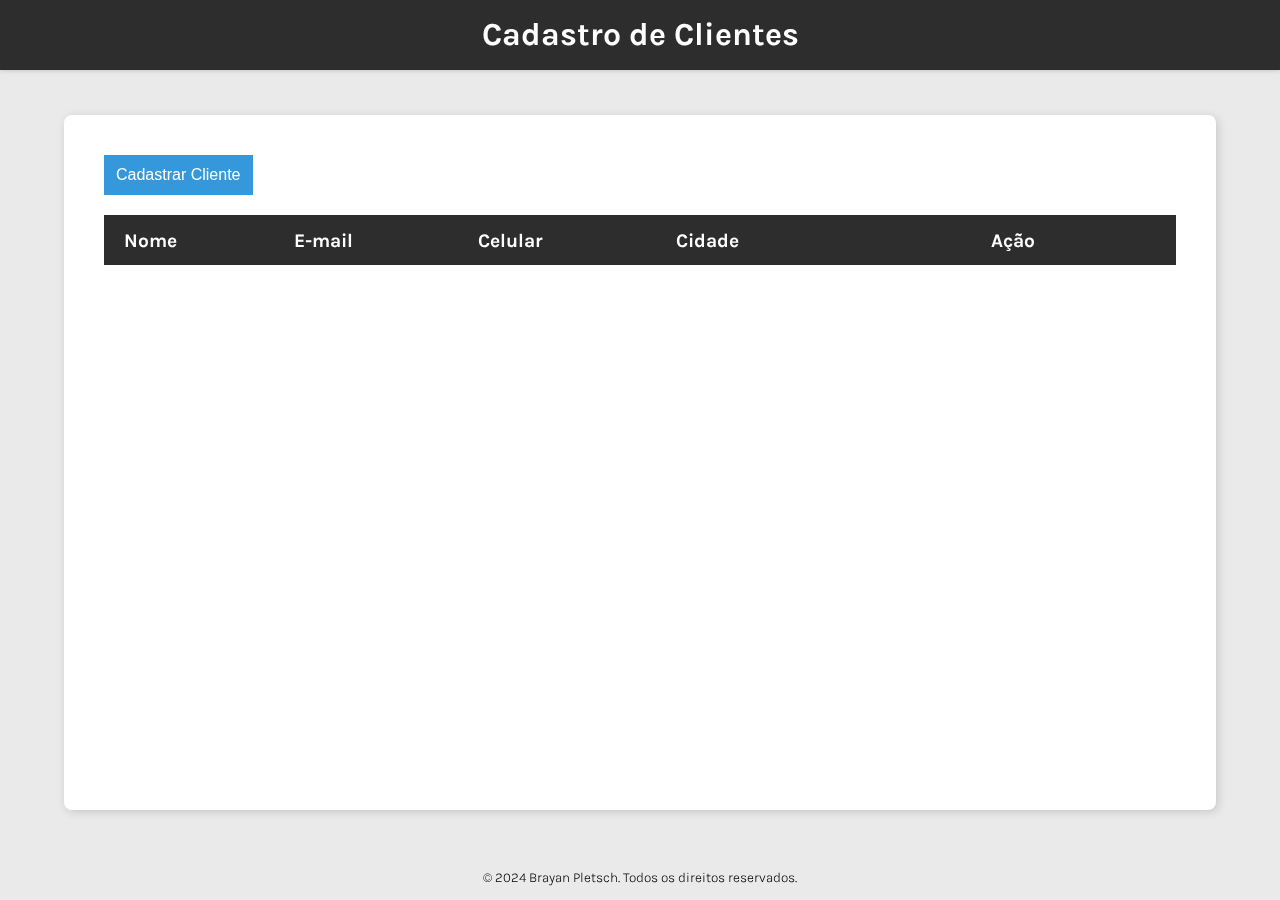
<file: crud-em-js/index.html>
<!DOCTYPE html>
<html lang="pt-BR">
<head>
    <meta charset="UTF-8">
    <meta http-equiv="X-UA-Compatible" content="IE=edge">
    <meta name="viewport" content="width=device-width, initial-scale=1.0">
    <link rel="preconnect" href="https://fonts.gstatic.com">
    <link href="https://fonts.googleapis.com/css2?family=Karla:ital,wght@0,400;0,700;1,200;1,800&display=swap" rel="stylesheet">
    <link rel="stylesheet" href="css/main.css">
    <link rel="stylesheet" href="css/button.css">
    <link rel="stylesheet" href="css/records.css">
    <link rel="stylesheet" href="css/modal.css">
    <script src="main.js" defer></script>
    <title>CRUD</title>
</head>
<body>
    <header>
        <h1 class="header-title">Cadastro de Clientes</h1>
    </header>
    <main>
        <button type="button" class="button blue mobile" id="cadastrarCliente">Cadastrar Cliente</button>
        <table id="tableClient" class="records">
            <thead>
                <tr>
                    <th>Nome</th>
                    <th>E-mail</th>
                    <th>Celular</th>
                    <th>Cidade</th>
                    <th>Ação</th>
                </tr>
            </thead>
            <tbody></tbody>
        </table>
        <div class="modal" id="modal">
            <div class="modal-content">
                <header class="modal-header">
                    <h2 id="modalTitle">Novo Cliente</h2>
                    <span class="modal-close" id="modalClose">&#10006;</span>
                </header>
                <form id="form" class="modal-form">
                    <input type="text" id="nome" data-index="new" class="modal-field" placeholder="Nome do Cliente" required>
                    <input type="email" id="email" class="modal-field" placeholder="E-mail do Cliente" required>
                    <input type="text" id="celular" class="modal-field" placeholder="Celular do Cliente" required>
                    <input type="text" id="cidade" class="modal-field" placeholder="Cidade do Cliente" required>
                </form>
                <footer class="modal-footer">
                    <button id="salvar" class="button green">Salvar</button>
                    <button id="cancelar" class="button blue">Cancelar</button>
                </footer>
            </div>
        </div>
    </main>
    <footer>
        <p>&copy; 2024 Brayan Pletsch. Todos os direitos reservados.</p>
    </footer>
</body>
</html>
</file>
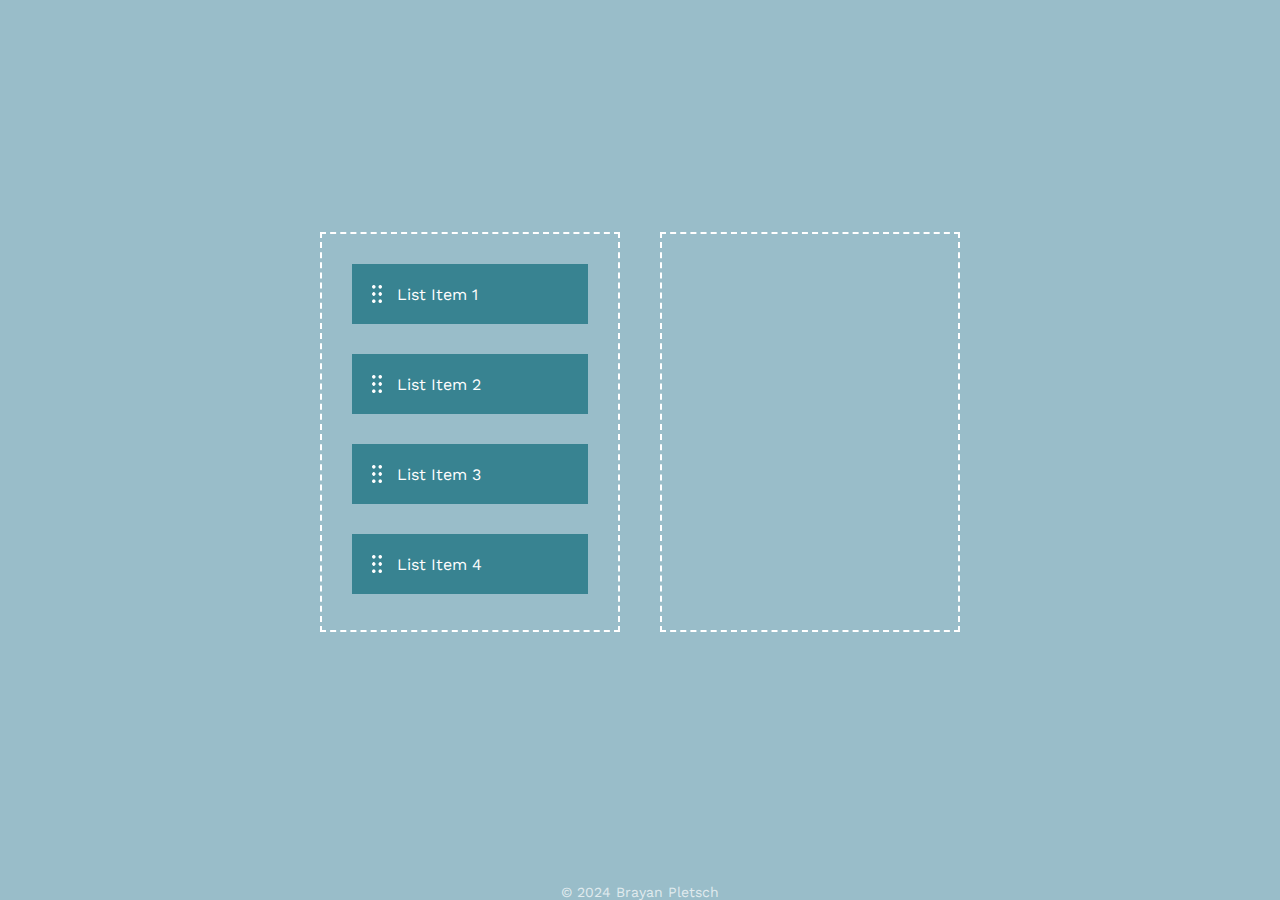
<file: drag-n-drop/index.html>
<!DOCTYPE html>
<html lang="en">
<head>
    <meta charset="UTF-8">
    <meta name="viewport" content="width=device-width, initial-scale=1.0">
    <link rel="stylesheet" href="style.css">
    <title>Drag & Drop</title>
</head>
<body>
    <div class="container">
        <div id="left">
            <div class="list" draggable="true"><img src="images/drag_drop_icon.png" alt=""> List Item 1</div>
            <div class="list" draggable="true"><img src="images/drag_drop_icon.png" alt=""> List Item 2</div>
            <div class="list" draggable="true"><img src="images/drag_drop_icon.png" alt=""> List Item 3</div>
            <div class="list" draggable="true"><img src="images/drag_drop_icon.png" alt=""> List Item 4</div>
        </div>
        <div id="right"></div>
    </div>

    <footer class="footer">© 2024 Brayan Pletsch</footer>
    <script src="script.js"></script>
</body>
</html>
</file>
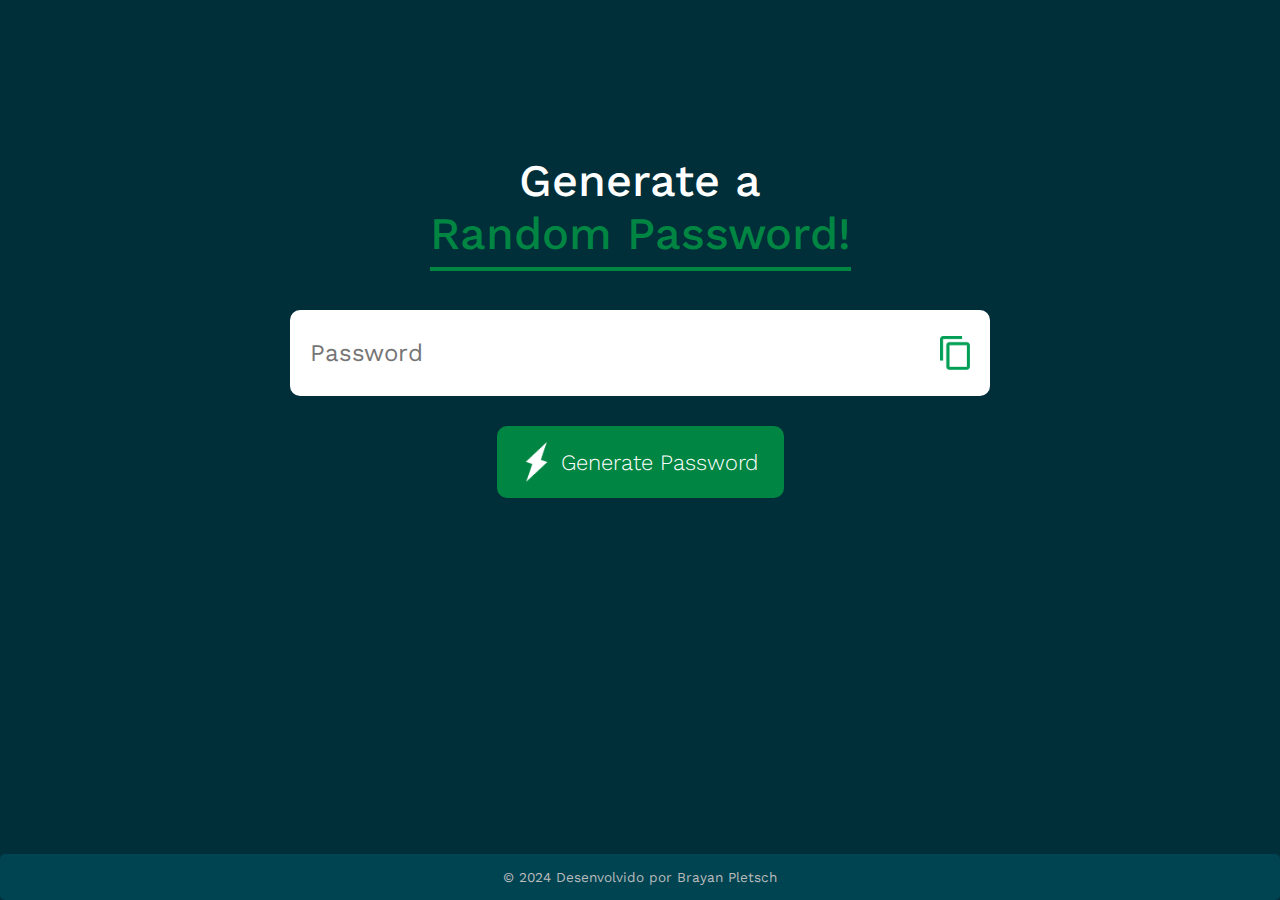
<file: password-generator/index.html>
<!DOCTYPE html>
<html lang="en">
<head>
    <meta charset="UTF-8">
    <meta name="viewport" content="width=device-width, initial-scale=1.0">
    <link rel="stylesheet" href="style.css">
    <title>Password Generator</title>
</head>
<body>
    <div class="container">
        <h1>Generate a <br><span>Random Password!</span></h1>
        <div class="display">
            <input type="text" id="password" placeholder="Password" readonly>
            <img src="images/copy.png" alt="copy" onclick="copyPassword()">
        </div>
        <button class="generate-button" onclick="createPassword()">
            <img src="images/generate.png"> Generate Password
        </button>
    </div>
    <footer class="footer">
        &copy; 2024 Desenvolvido por Brayan Pletsch
    </footer>
    <script src="script.js"></script>
</body>
</html>
</file>
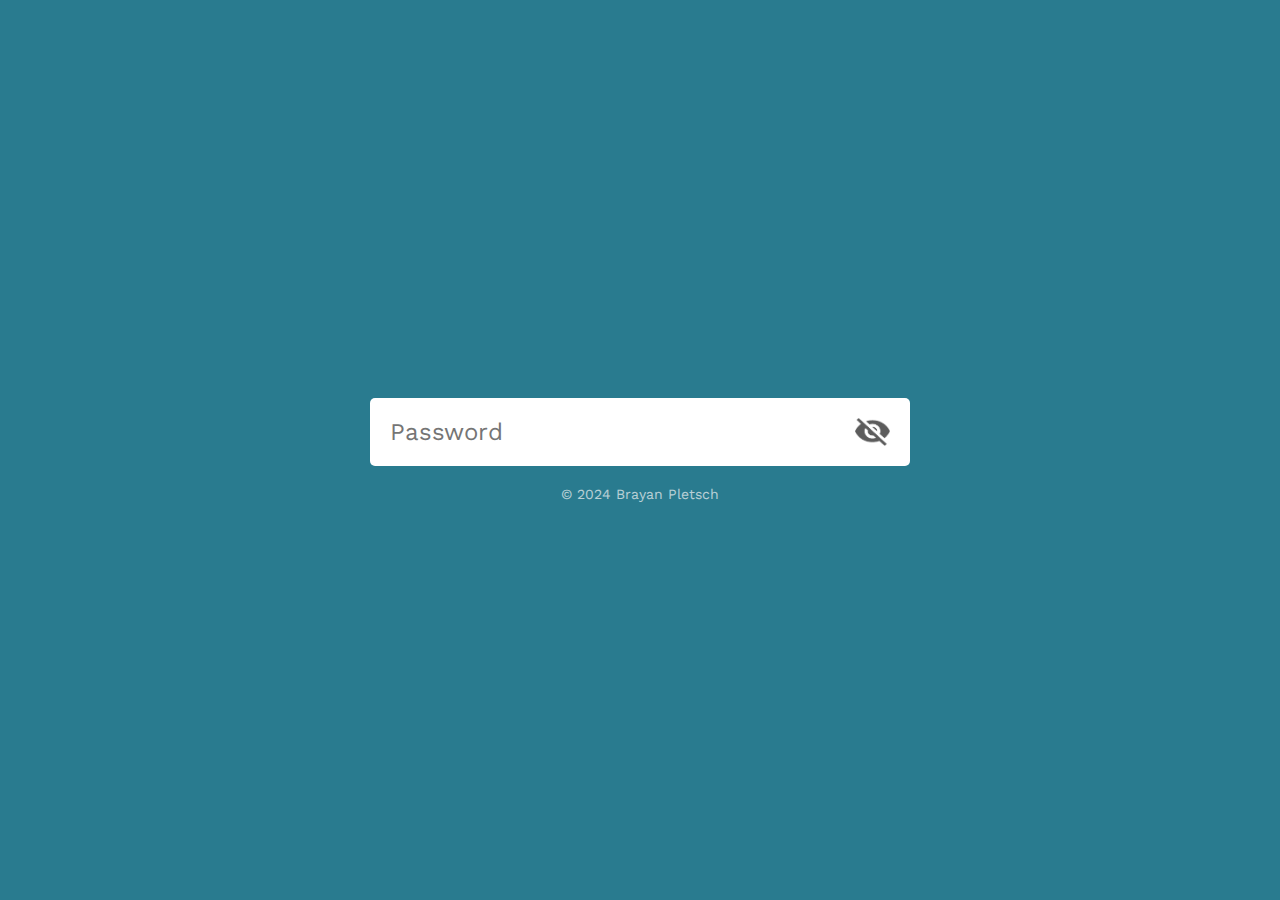
<file: password-toogle/index.html>
<!DOCTYPE html>
<html lang="en">
<head>
    <meta charset="UTF-8">
    <meta name="viewport" content="width=device-width, initial-scale=1.0">
    <link rel="stylesheet" href="style.css">
    <title>Password Toggle</title>
</head>
<body>
    <div class="input-box">
        <input type="password" placeholder="Password" id="password">
        <img src="images/eye-close.png" id="eyeicon">
    </div>
    <footer class="footer">© 2024 Brayan Pletsch</footer>
    <script src="script.js"></script>
</body>
</html>
</file>
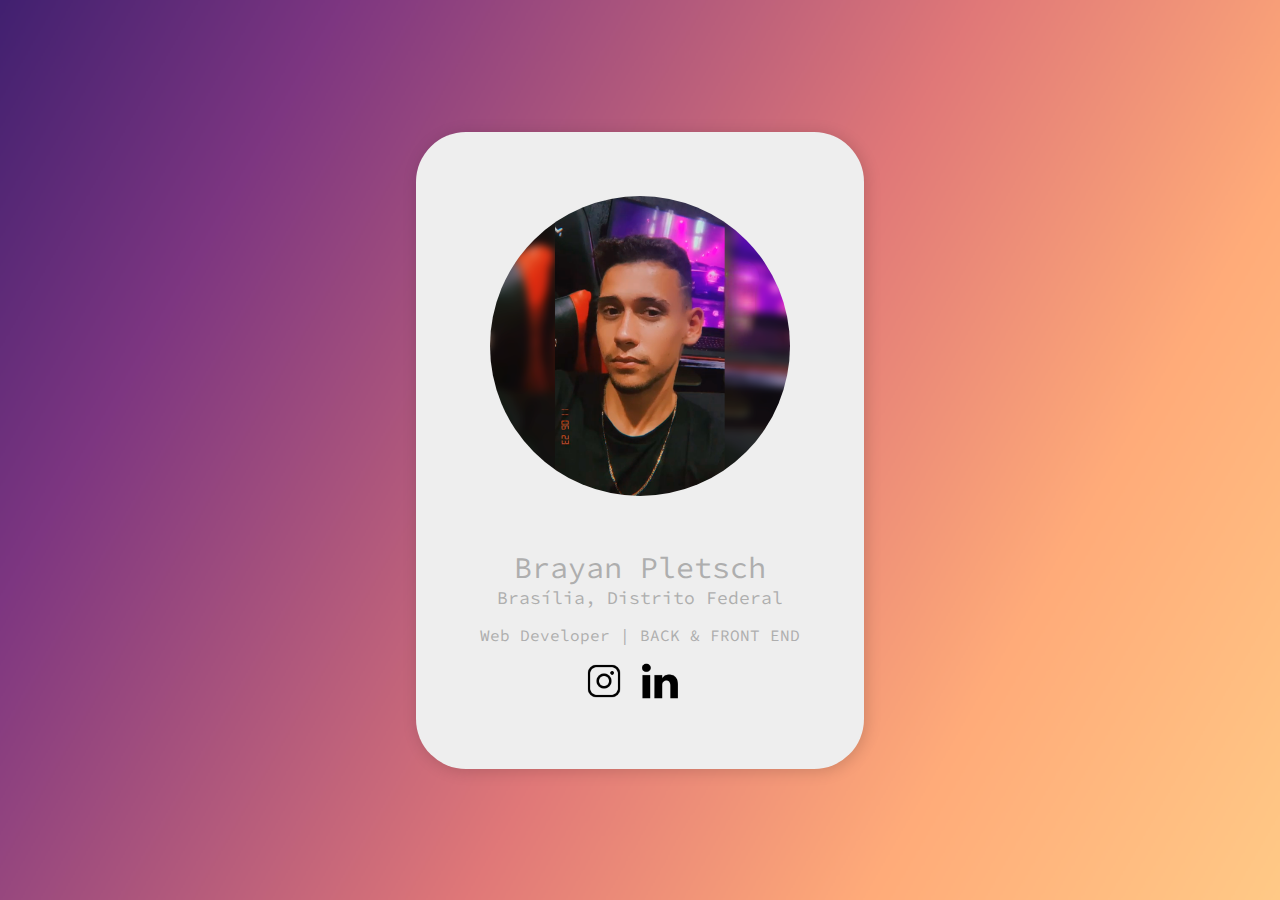
<file: personal-web-card/index.html>
<!DOCTYPE html>
<html lang="pt-br">
<head>
    <meta charset="UTF-8">
    <meta name="viewport" content="width=device-width, initial-scale=1.0">
    <meta http-equiv="X-UA-Compatible" content="IE=edge">
    <link rel="shortcut icon" href="img/favicon.ico" type="image/x-icon">
    <link rel="preconnect" href="https://fonts.googleapis.com">
    <link rel="preconnect" href="https://fonts.gstatic.com" crossorigin>
    <link href="https://fonts.googleapis.com/css2?family=Source+Code+Pro&display=swap" rel="stylesheet">
    <link rel="stylesheet" href="css/style.css">
    <title>Personal WebCard</title>
</head>
<body>
    <div class="box">
        <img class="profile-pic" src="img/profilepicture.png" alt="Foto de perfil de Brayan Pletsch">
        <h1 class="title">Brayan Pletsch</h1>
        <span>Brasília, Distrito Federal</span>
        <p>Web Developer | BACK & FRONT END</p>
        <ul class="redes-sociais">
            <li>
                <a target="_blank" href="https://www.instagram.com/brayan_pletsch/">
                    <img src="img/instagram.png" alt="Link para Instagram">
                </a>
            </li>
            <li>
                <a target="_blank" href="https://www.linkedin.com/in/brayan-pletsch/">
                    <img src="img/linkedin.png" alt="Link para LinkedIn">
                </a>
            </li>
        </ul>
    </div>
</body>
</html>
</file>
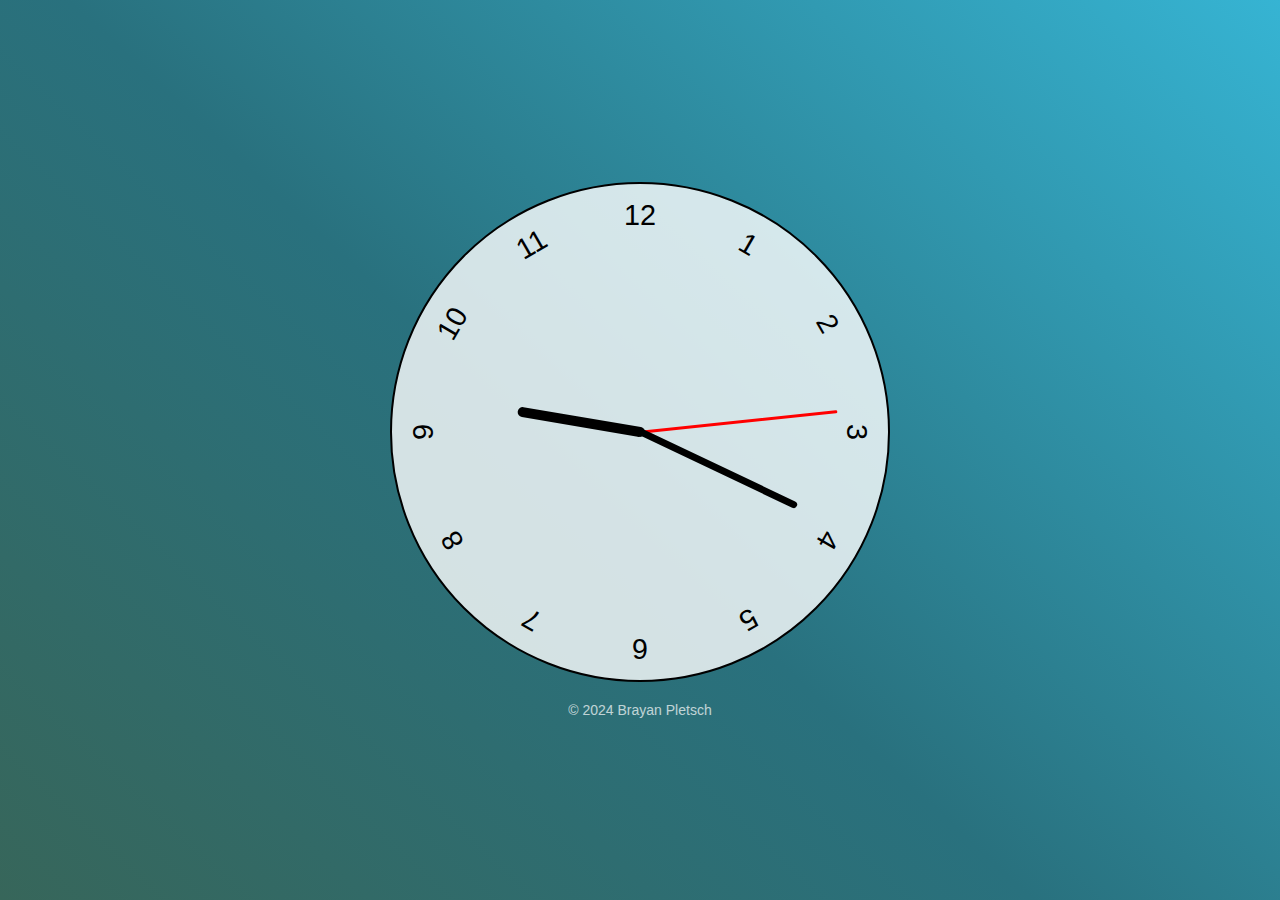
<file: pointer-clock/index.html>
<!DOCTYPE html>
<html lang="en">
<head>
    <meta charset="UTF-8">
    <meta http-equiv="X-UA-Compatible" content="IE=edge">
    <meta name="viewport" content="width=device-width, initial-scale=1.0">
    <link rel="stylesheet" href="style.css">
    <title>Relógio - Não perca tempo!</title>
</head>
<body>
    <div class="clock">
        <div class="hand seconds"></div>
        <div class="hand minutes"></div>
        <div class="hand hours"></div>
        <div class="number number-1">1</div>
        <div class="number number-2">2</div>
        <div class="number number-3">3</div>
        <div class="number number-4">4</div>
        <div class="number number-5">5</div>
        <div class="number number-6">6</div>
        <div class="number number-7">7</div>
        <div class="number number-8">8</div>
        <div class="number number-9">9</div>
        <div class="number number-10">10</div>
        <div class="number number-11">11</div>
        <div class="number number-12">12</div>
    </div>

    <footer class="footer">
        © 2024 Brayan Pletsch
    </footer>

    <script src="script.js"></script>
</body>
</html>
</file>
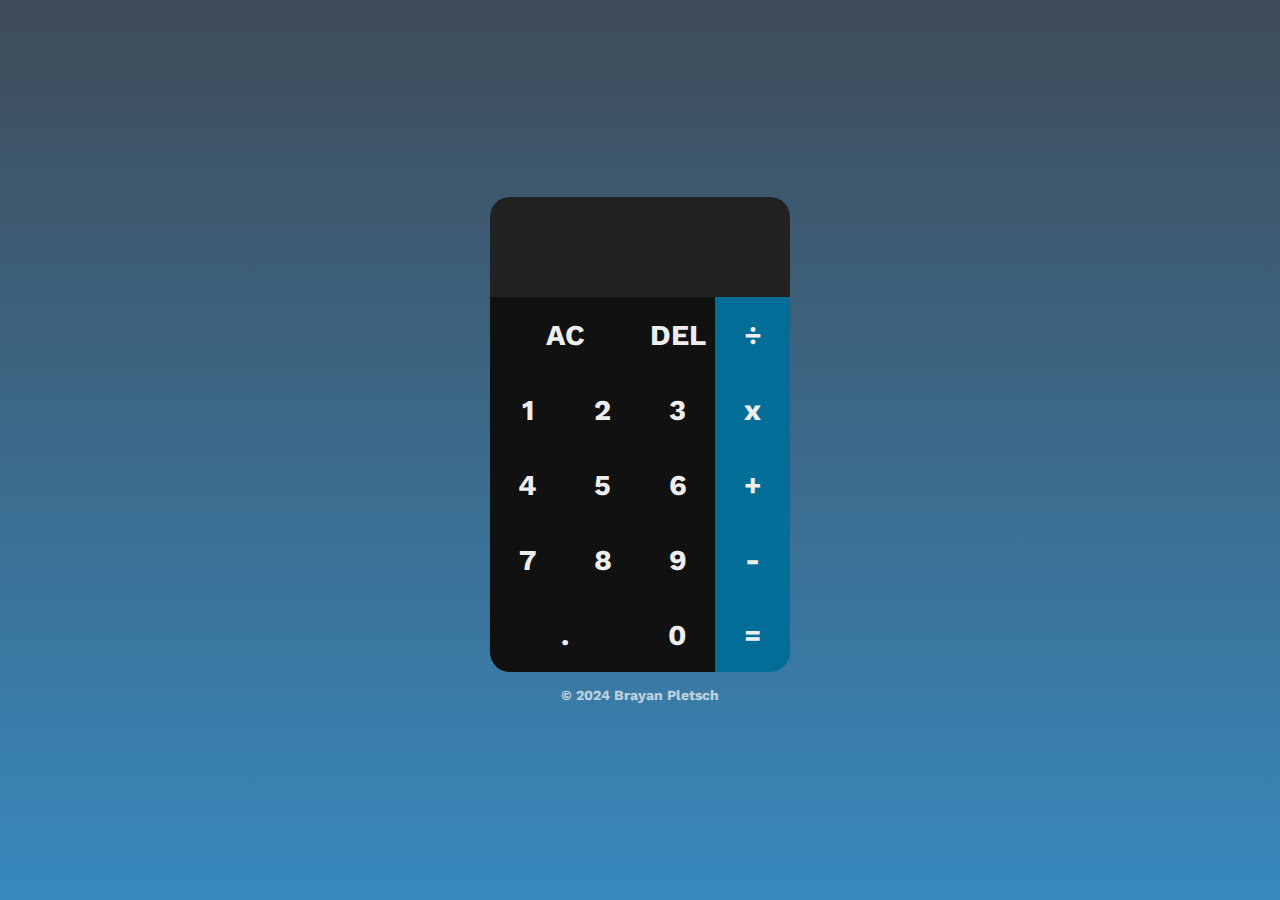
<file: web-calculator/index.html>
<!DOCTYPE html>
<html lang="en">
<head>
    <meta charset="UTF-8">
    <meta http-equiv="X-UA-Compatible" content="IE=edge">
    <meta name="viewport" content="width=device-width, initial-scale=1.0">
    <title>Calculator</title>
    <link rel="stylesheet" href="style.css">
    <link rel="preconnect" href="https://fonts.googleapis.com">
    <link rel="preconnect" href="https://fonts.gstatic.com" crossorigin>
    <link href="https://fonts.googleapis.com/css2?family=Roboto:wght@400;500;700&family=Source+Code+Pro&display=swap" rel="stylesheet">
</head>
<body>
    <div class="content">
        <div class="grid-container">
            <div class="output">
                <div data-previous-operand class="previous-operand"></div>
                <div data-current-operand class="current-operand"></div>
            </div>
            <button data-all-clear class="span-two">AC</button>
            <button data-delete>DEL</button>
            <button data-operator class="operator">÷</button>
            <button data-number>1</button>
            <button data-number>2</button>
            <button data-number>3</button>
            <button data-operator class="operator">x</button>
            <button data-number>4</button>
            <button data-number>5</button>
            <button data-number>6</button>
            <button data-operator class="operator">+</button>
            <button data-number>7</button>
            <button data-number>8</button>
            <button data-number>9</button>
            <button data-operator class="operator">-</button>
            <button style="border-radius: 0 0 0 20px;" data-number class="span-two">.</button>
            <button data-number>0</button>
            <button style="border-radius: 0 0 20px 0;" data-equals class="operator">=</button>
        </div>
        <footer class="footer">© 2024 Brayan Pletsch</footer>
    </div>
    <script src="script.js"></script>
</body>
</html>
</file>
<file: crud-em-js/css/main.css>
* {
    padding: 0;
    margin: 0;
    box-sizing: border-box;
}

:root {
    --primary-color: #2d2d2d;
    --secondary-color: #f0f0f0;
    --shadow-color: rgba(0, 0, 0, 0.15);
    --text-color: #333;
}

body {
    min-height: 100vh;
    display: flex;
    flex-direction: column;
    font-family: 'Karla', sans-serif;
    background-color: #eaeaea;
    position: relative;
}

header {
    background-color: var(--primary-color);
    height: 70px;
    text-align: center;
    line-height: 70px;
    box-shadow: 0 1px 4px var(--shadow-color);
}

.header-title {
    color: white;
    font-size: 2rem;
}

main {
    flex-grow: 1;
    display: flex;
    flex-direction: column;
    align-items: flex-start;
    width: 90%;
    margin: 5vh auto;
    padding: 40px;
    background-color: white;
    box-shadow: 2px 2px 10px var(--shadow-color);
    gap: 20px;
    border-radius: 8px;
}

footer {
    width: 100%;
    text-align: center;
    padding: 15px 0;
    font-size: 0.85rem;
    font-weight: 300;
}

footer p {
    margin: 0;
}

@media (max-width: 480px) {
    header {
        position: fixed;
        width: 100%;
    }

    .header-title {
        font-size: 1.5rem;
    }

    main {
        padding: 0;
        margin: 20px 0 0 0;
        width: 100%;
        box-shadow: none;
    }
}
</file>
<file: crud-em-js/css/button.css>
.button {
    border: none;
    height: 40px;
    padding: 6px 12px;
    background-color: #333;
    color: white;
    font-size: 1rem;
    cursor: pointer;
    transition: box-shadow 0.3s ease;
}

.button.blue {
    background-color: #3498db;
}

.button.blue:hover {
    background-color: #2980b9;
}

.button.green {
    background-color: #2ecc71;
}

.button.green:hover {
    background-color: #27ae60; 
}

.button.red {
    background-color: #e74c3c;
}

.button:hover {
    box-shadow: inset 200px 0 0 rgba(255, 255, 255, 0.1);
}

@media(max-width: 480px) {
    .button.mobile {
        color: transparent;
        font-size: 0;
        width: 50px;
        height: 50px;
        border-radius: 50%;
        position: fixed;
        top: 90vh;
        left: 80vw;
    }

    .button.mobile::before {
        content: "+";
        color: #333;
        font-size: 2rem;
        width: 100%;
        height: 100%;
    }
}
</file>
<file: crud-em-js/css/records.css>
.records {
    width: 100%;
    user-select: none;
    text-align: left;
    border-collapse: collapse;
}

.records th {
    height: 50px;
    background-color: var(--primary-color);
    padding-left: 20px;
    font-size: 1.2rem;
    color: white;
}

.records td {
    height: 50px;
    padding-left: 20px;
    background-color: #fff;
    border-bottom: 1px solid #ddd;
}

.records th:last-child,
.records td:last-child {
    padding: 0;
    min-width: 140px;
    text-align: center;
}

.records tr:hover {
    background-color: var(--secondary-color);
}

@media(max-width: 480px) {
    .records {
        border-spacing: 5px;
    }

    .records thead {
        display: none;
    }

    .records tr {
        box-shadow: 0 1px 3px var(--shadow-color);
    }

    .records td:not(:first-child) {
        display: flex;
        justify-content: space-between;
        padding: 0 20px;
    }

    .records td {
        margin: 10px 0;
    }

    .records tr:hover {
        background-color: inherit;
    }
}
</file>
<file: crud-em-js/css/modal.css>
.modal {
    position: fixed;
    top: 0;
    left: 0;
    width: 100%;
    height: 100%;
    background: rgba(0, 0, 0, 0.7);
    opacity: 0;
    z-index: -1;
    transition: opacity 0.3s ease, z-index 0.3s ease;
}

.modal.active {
    opacity: 1;
    z-index: 1;
}

.modal-content {
    display: flex;
    flex-direction: column;
    gap: 20px;
    width: 50vw;
    margin: 15vh auto;
    padding: 20px;
    background-color: #333;
    box-shadow: 0 1px 10px rgba(0, 0, 0, 0.3);
    border-radius: 8px;
}

.modal-header {
    display: flex;
    justify-content: space-between; 
    align-items: center;
    height: 50px;
    line-height: 50px;
    font-size: 1.2rem;
    color: white; 
    border-bottom: 1px solid #444;
}

.modal-header h2 {
    margin: 0;
    color: white; 
    margin: auto;
}

.modal-close {
    cursor: pointer;
    font-size: 1.5rem;
    color: white; 
    padding: 0 10px;
}

.modal-close:hover {
    color: #e74c3c; 
}

.modal-form {
    display: flex;
    justify-content: space-between;
    flex-wrap: wrap;
    gap: 20px;
    padding: 20px 10px;
}

.modal-field {
    width: calc(50% - 10px);
    height: 40px;
    outline: none;
    border: 1px solid #ddd;
    padding: 0 10px;
    border-radius: 4px;
}

.modal-field:focus {
    border: 2px solid white;
    box-shadow: 0 0 3px white;
}

.modal-footer {
    text-align: right;
    padding: 0 20px;
}

@media (max-width: 480px) {
    .modal-content {
        width: 90%;
    }

    .modal-field {
        width: 100%;
    }
}
</file>
<file: drag-n-drop/style.css>
@import url('https://fonts.googleapis.com/css2?family=Afacad&family=Work+Sans&display=swap');

* {
    box-sizing: border-box;
    margin: 0;
    padding: 0;
    font-family: 'Afacad', sans-serif;
    font-family: 'Work Sans', sans-serif;
}

body {
    background-color: #99bdc9;
    display: flex;
    flex-direction: column;
    min-height: 100vh;
    justify-content: center;
}

.container {
    display: flex;
    justify-content: center;
    align-items: center;
    flex-grow: 1;
}

#left, #right {
    width: 300px;
    min-height: 400px;
    margin: 20px;
    border: 2px dashed white;
}

.list {
    background: #388391;
    height: 60px;
    margin: 30px;
    color: white;
    display: flex;
    align-items: center;
    cursor: grab;
}

.list img {
    width: 10px;
    margin-right: 15px;
    margin-left: 20px;
}

.footer {
    font-size: 14px;
    color: #ffffff;
    opacity: 0.7;
    text-align: center;
    margin-top: 20px;
}
</file>
<file: password-generator/style.css>
@import url('https://fonts.googleapis.com/css2?family=Afacad&family=Work+Sans&display=swap');

* {
    box-sizing: border-box;
    margin: 0;
    padding: 0;
    font-family: 'Afacad', sans-serif;
    font-family: 'Work Sans', sans-serif;
}

body {
    background: #002e39;
    color: white;
    display: flex;
    flex-direction: column;
    justify-content: center;
    align-items: center;
    min-height: 100vh;
}

.container {
    flex: 1;
    margin: 12%;
    width: 90%;
    max-width: 700px;
    text-align: center;
}

.container h1 {
    font-weight: 500;
    font-size: 45px;
}

.container span {
    color: #008542;
    border-bottom: 4px solid #008542;
    padding-bottom: 7px;
}

.container button img {
    width: 28px;
    margin-right: 10px;
}

.generate-button {
    border: 0;
    outline: 0;
    background: #008542;
    color: white;
    font-size: 22px;
    font-weight: 300;
    display: flex;
    align-items: center;
    justify-content: center;
    padding: 16px 26px;
    border-radius: 10px;
    cursor: pointer;
    margin: auto;
}

.generate-button:hover {
    background: #00c563;
    transition: all 150ms;
}

.display {
    width: 100%;
    margin: 50px 0 30px 0;
    background: white;
    color: #333;
    display: flex;
    align-items: center;
    justify-content: space-between;
    padding: 26px 20px;
    border-radius: 10px;
}

.display img {
    width: 30px;
    cursor: pointer;
}

.display input {
    border: 0;
    outline: 0;
    font-size: 24px;
    width: 90%;
    background: none;
}

.footer {
    background: #004452;
    color: #bbb;
    padding: 15px;
    text-align: center;
    border-radius: 5px;
    font-size: 0.85rem;
    width: 100%;
    position: absolute;
    bottom: 0;
}
</file>
<file: password-toogle/style.css>
@import url('https://fonts.googleapis.com/css2?family=Afacad&family=Work+Sans&display=swap');

* {
    padding: 0;
    margin: 0;
    font-family: 'Afacad', sans-serif;
    font-family: 'Work Sans', sans-serif;
}

body {
    background-color: #297b8f;
    display: flex;
    flex-direction: column;
    justify-content: center;
    align-items: center;
    min-height: 100vh;
}

.input-box {
    background: white;
    width: 90%;
    max-width: 500px;
    border-radius: 5px;
    padding: 10px 20px;
    display: flex;
    align-items: center;
}

.input-box input {
    width: 100%;
    padding: 10px 0;
    border: 0;
    outline: 0;
    font-size: 24px;
    color: #555555;
}

.input-box img {
    width: 35px;
    cursor: pointer;
}

.footer {
    font-size: 14px;
    color: #f5f5f5;
    opacity: 0.7;
    text-align: center;
    margin-top: 20px;
}
</file>
<file: personal-web-card/css/style.css>
/* Estilos globais */
* {
    margin: 0;
    padding: 0;
    box-sizing: border-box; /* Inclui bordas e padding no cálculo do tamanho */
}

body {
    font-family: 'Source Code Pro', monospace;
    background: url("../img/ab.png") no-repeat top center;
    background-attachment: fixed;
    background-size: cover;
    display: flex;
    justify-content: center;
    align-items: center;
    height: 100vh;
    color: #aeaeae;
}

/* Estilos para a caixa principal */
.box {
    background: #eee;
    padding: 4rem;
    box-shadow: 2px 2px 16px rgba(0, 0, 0, 0.16);
    border-radius: 50px;
    text-align: center;
}

/* Estilos para o título e textos */
.title {
    font-size: 30px;
    font-weight: normal;
}

.box span {
    font-size: 18px;
}

.box p {
    margin: 1rem 0;
}

/* Estilos para a imagem de perfil */
.profile-pic {
    width: 300px;
    height: 300px;
    object-fit: cover; /* Corta e ajusta a imagem */
    border-radius: 50%;
    margin: 0 auto 3rem auto;
}

/* Estilos para a lista de redes sociais */
.redes-sociais {
    display: flex;
    justify-content: center;
}

.redes-sociais li {
    margin-right: 1rem;
    list-style: none;
}

.redes-sociais li a img {
    width: 40px;
    height: 40px;
}
</file>
<file: pointer-clock/style.css>
* {
    box-sizing: border-box;
    padding: 0;
    margin: 0;
    font-family: Arial, Helvetica, sans-serif;
}

body {
    background-image: linear-gradient(43deg, #37665a 0%, #29717e 46%, #36b4d3 100%);
    height: 100vh;
    display: flex;
    align-items: center;
    justify-content: center;
    flex-direction: column;
}

.clock {
    width: 500px;
    height: 500px;
    background: rgba(255, 255, 255, 0.8);
    border-radius: 50%;
    border: 2px solid black;
    position: relative;
}

.clock .number {
    --rotation: 0;
    position: absolute;
    width: 100%;
    height: 100%;
    text-align: center;
    transform: rotate(var(--rotation));
    font-size: 1.8rem;
    font-weight: 500;
    padding: 15px;
}

.clock .number-1 { --rotation: 30deg; }
.clock .number-2 { --rotation: 60deg; }
.clock .number-3 { --rotation: 90deg; }
.clock .number-4 { --rotation: 120deg; }
.clock .number-5 { --rotation: 150deg; }
.clock .number-6 { --rotation: 180deg; }
.clock .number-7 { --rotation: 210deg; }
.clock .number-8 { --rotation: 240deg; }
.clock .number-9 { --rotation: 270deg; }
.clock .number-10 { --rotation: 300deg; }
.clock .number-11 { --rotation: 330deg; }

.clock::after {
    content: "";
    position: absolute;
    width: 10px;
    height: 10px;
    border-radius: 50%;
    top: 50%;
    left: 50%;
    z-index: 11;
    background-color: black;
    transform: translate(-50%, -50%);
}

.clock .hand {
    --rotation: 0;
    position: absolute;
    bottom: 50%;
    left: 50%;
    background-color: black;
    z-index: 10;
    transform: translateX(-50%) rotate(calc(var(--rotation) * 1deg));
    transform-origin: bottom;
    border-top-left-radius: 10px;
    border-top-right-radius: 10px;
}

.clock .hand.seconds {
    width: 3px;
    height: 40%;
    background-color: red;
}

.clock .hand.minutes {
    width: 7px;
    height: 35%;
    background-color: black;
}

.clock .hand.hours {
    width: 10px;
    height: 25%;
    background-color: black;
}

.footer {
    margin-top: 20px;
    font-size: 14px;
    color: #ffffff;
    opacity: 0.7;
    text-align: center;
}
</file>
<file: web-calculator/style.css>
@import url('https://fonts.googleapis.com/css2?family=Afacad&family=Work+Sans&display=swap');

* {
    font-family: 'Afacad', sans-serif;
    font-family: 'Work Sans', sans-serif;
    font-weight: bold;
    margin: 0;
    padding: 0;
    box-sizing: border-box;
}

body {
    background: linear-gradient(to bottom, #3f4b58, #3889be);
    height: 100vh;
    display: flex;
    justify-content: center;
    align-items: center;
}

.content {
    display: flex;
    flex-direction: column;
    justify-content: center;
    align-items: center;
}

.grid-container {
    display: grid;
    justify-content: center;
    align-content: center;
    grid-template-columns: repeat(4, 75px);
    grid-template-rows: minmax(100px, auto) repeat(5, 75px);
}

.grid-container > button {
    cursor: pointer;
    font-size: 1.8rem;
    border: none;
    outline: none;
    background-color: #111;
    color: #eee;
    padding: 10px;
}

.grid-container > button:hover {
    background-color: #eee;
    color: #111;
}

.grid-container > .operator {
    background: #026E98;
}

.span-two {
    grid-column: span 2;
}

.grid-container > .output {
    border-radius: 20px 20px 0 0;
    grid-column: 1 / -1;
    background-color: #222;
    display: flex;
    flex-direction: column;
    align-items: flex-end;
    justify-content: space-around;
    padding: 10px;
    word-wrap: break-word;
    word-break: break-all;
}

.grid-container > .output > .previous-operand {
    color: rgba(255, 255, 255, 0.75);
    font-size: 1.2rem;
}

.grid-container > .output > .current-operand {
    color: white;
    font-size: 2rem;
}

.footer {
    font-size: 14px;
    color: #f5f5f5;
    opacity: 0.7;
    text-align: center;
    margin-top: 15px;
}
</file>
